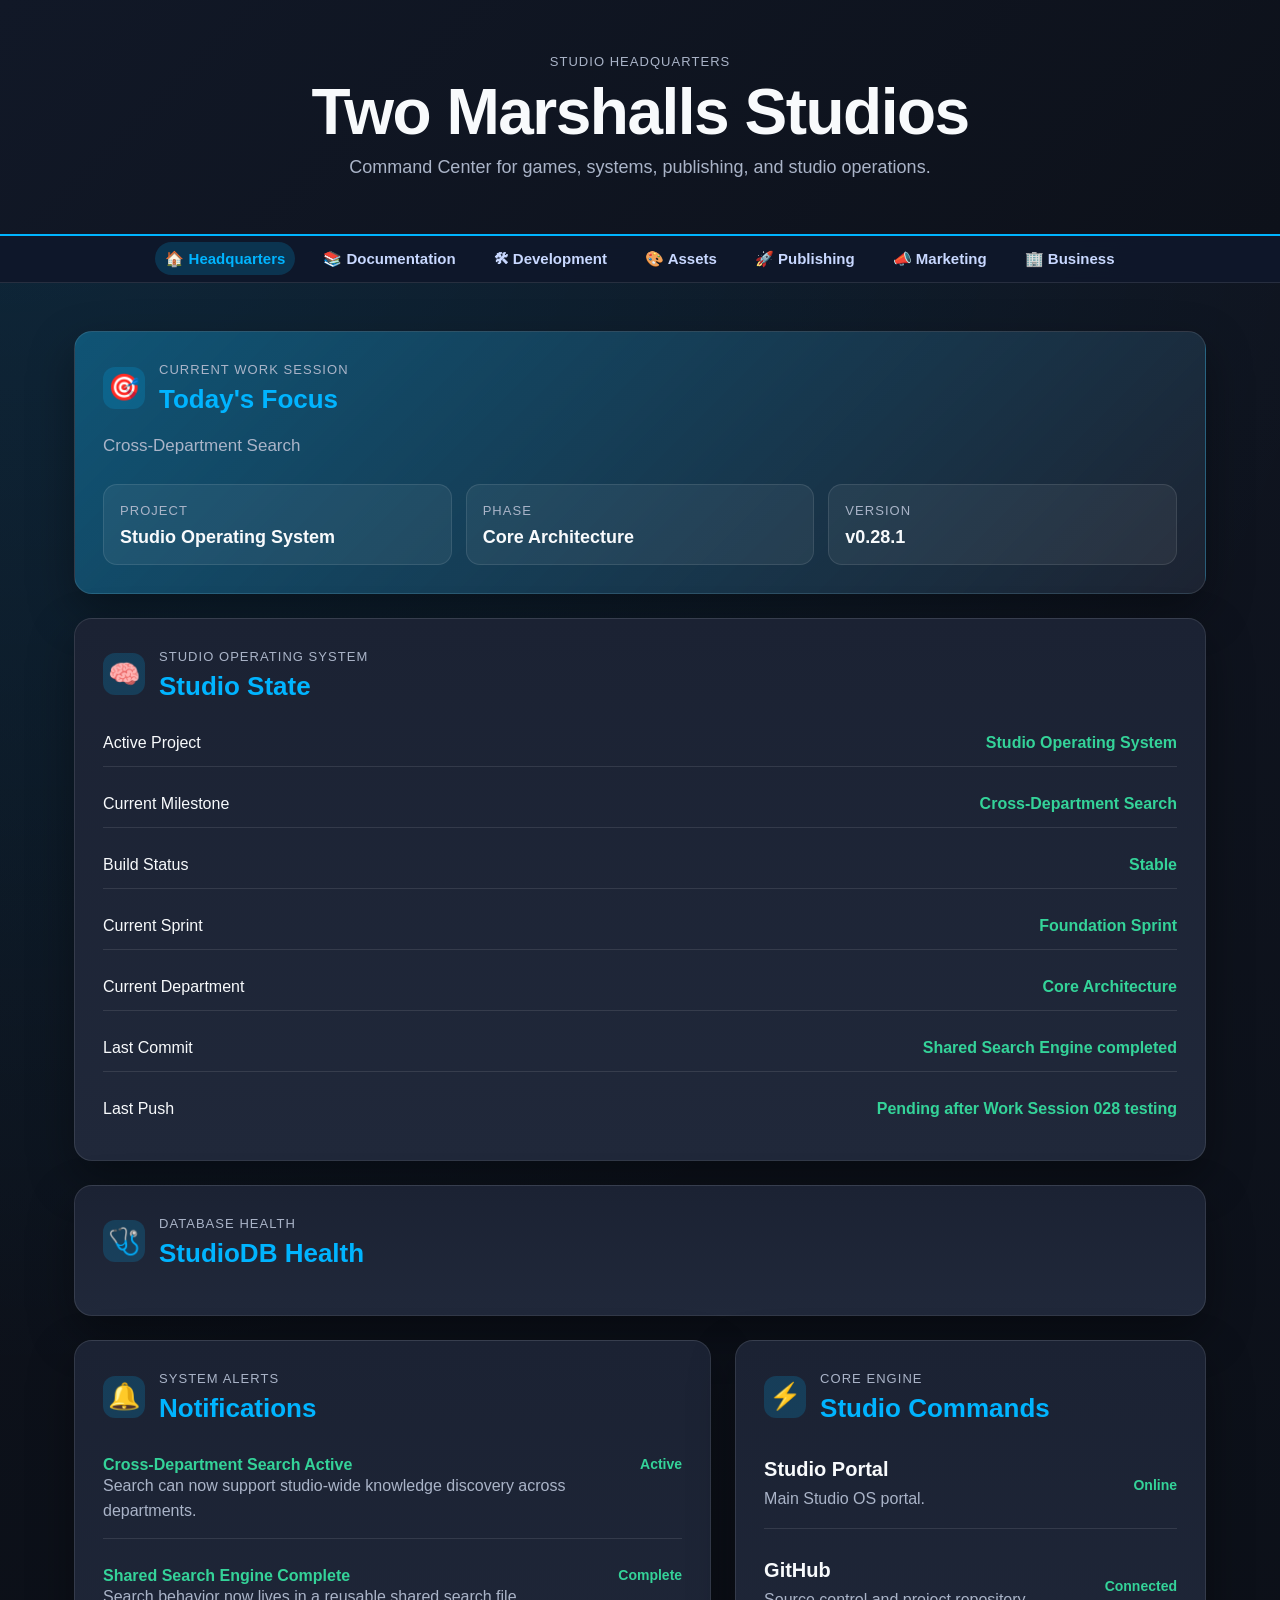
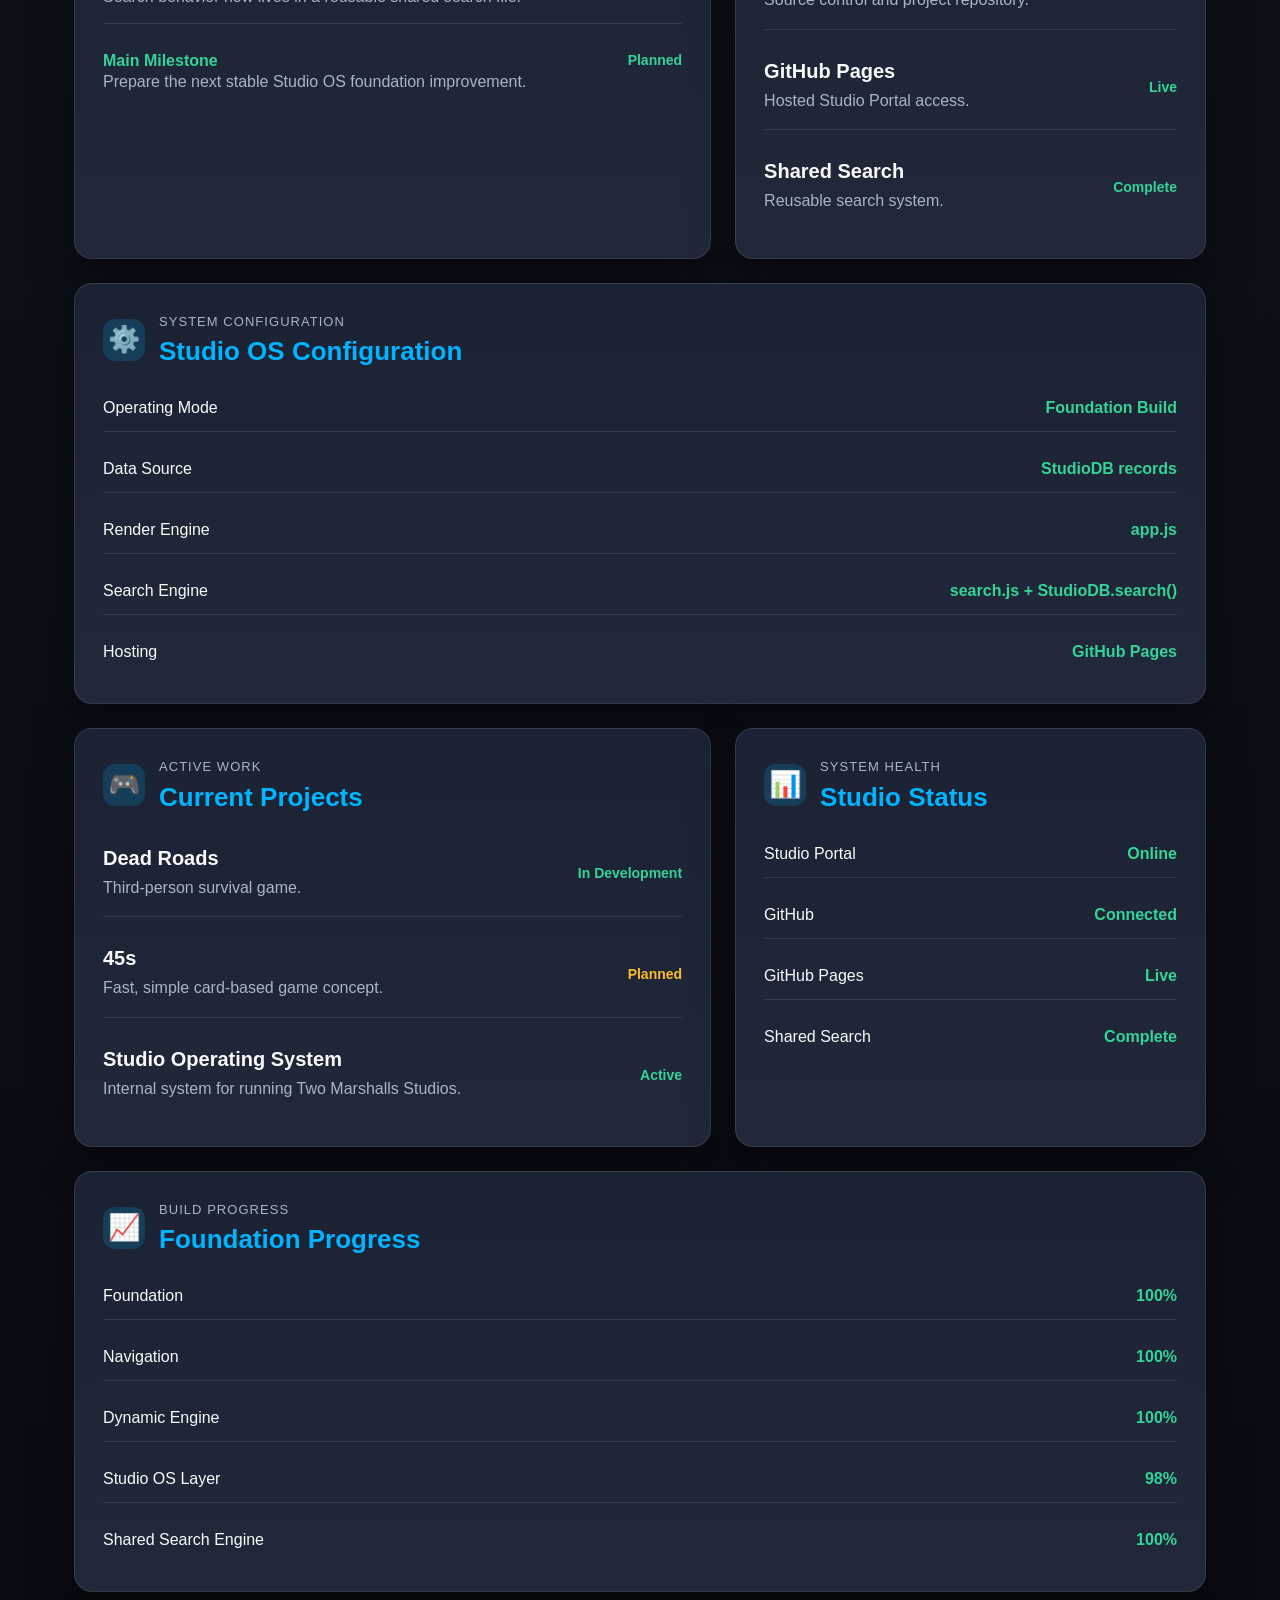
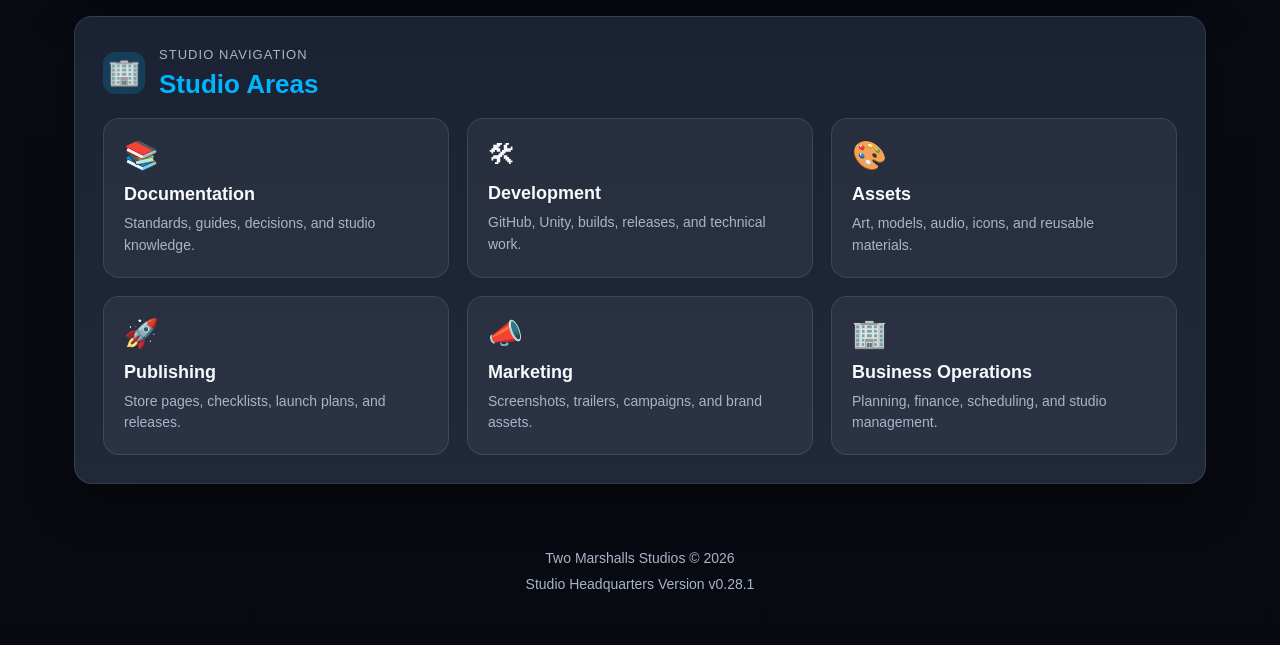
<file: index.html>
<!DOCTYPE html>
<html lang="en">
<head>
  <meta charset="UTF-8">
  <meta name="viewport" content="width=device-width, initial-scale=1.0">
  <title>Two Marshalls Studios | Two Marshalls Studios</title>
  <link rel="stylesheet" href="css/styles.css">
</head>
<body>
<header class="studio-header">
  <div class="header-content">
    <p class="eyebrow">Studio Headquarters</p>
    <h1>Two Marshalls Studios</h1>
    <p class="header-subtitle">Command Center for games, systems, publishing, and studio operations.</p>
  </div>
</header>

<nav class="global-nav">
  <ul>
    <li><a class="active" href="index.html">🏠 Headquarters</a></li>
    <li><a href="pages/documentation.html">📚 Documentation</a></li>
    <li><a href="pages/development.html">🛠 Development</a></li>
    <li><a href="pages/assets.html">🎨 Assets</a></li>
    <li><a href="pages/publishing.html">🚀 Publishing</a></li>
    <li><a href="pages/marketing.html">📣 Marketing</a></li>
    <li><a href="pages/business.html">🏢 Business</a></li>
  </ul>
</nav>

<main class="dashboard">
  <section class="focus-card dashboard-card full-width">
    <div class="card-header">
      <span class="card-icon">🎯</span>
      <div>
        <p class="section-label">Current Work Session</p>
        <h2>Today's Focus</h2>
      </div>
    </div>
    <p class="focus-text" id="focus-text">Loading current work session...</p>
    <div class="focus-details">
      <div><span class="detail-label">Project</span><strong id="focus-project">Loading...</strong></div>
      <div><span class="detail-label">Phase</span><strong id="focus-phase">Loading...</strong></div>
      <div><span class="detail-label">Version</span><strong id="focus-version">Loading...</strong></div>
    </div>
  </section>

  <section class="dashboard-card full-width">
    <div class="card-header">
      <span class="card-icon">🧠</span>
      <div>
        <p class="section-label">Studio Operating System</p>
        <h2>Studio State</h2>
      </div>
    </div>
    <div class="status-list" id="studio-state-list"></div>
  </section>

  <section class="dashboard-card full-width">
    <div class="card-header">
      <span class="card-icon">🩺</span>
      <div>
        <p class="section-label">Database Health</p>
        <h2>StudioDB Health</h2>
      </div>
    </div>
    <div class="status-list" id="studiodb-health-list"></div>
  </section>

  <section class="dashboard-card projects-card">
    <div class="card-header">
      <span class="card-icon">🔔</span>
      <div>
        <p class="section-label">System Alerts</p>
        <h2>Notifications</h2>
      </div>
    </div>
    <div class="project-list" id="notification-list"></div>
  </section>

  <section class="dashboard-card status-card">
    <div class="card-header">
      <span class="card-icon">⚡</span>
      <div>
        <p class="section-label">Core Engine</p>
        <h2>Studio Commands</h2>
      </div>
    </div>
    <div class="project-list" id="studio-command-list"></div>
  </section>

  <section class="dashboard-card full-width">
    <div class="card-header">
      <span class="card-icon">⚙️</span>
      <div>
        <p class="section-label">System Configuration</p>
        <h2>Studio OS Configuration</h2>
      </div>
    </div>
    <div class="status-list" id="system-config-list"></div>
  </section>

  <section class="dashboard-card projects-card">
    <div class="card-header">
      <span class="card-icon">🎮</span>
      <div>
        <p class="section-label">Active Work</p>
        <h2>Current Projects</h2>
      </div>
    </div>
    <div class="project-list" id="project-list"></div>
  </section>

  <section class="dashboard-card status-card">
    <div class="card-header">
      <span class="card-icon">📊</span>
      <div>
        <p class="section-label">System Health</p>
        <h2>Studio Status</h2>
      </div>
    </div>
    <div class="status-list" id="status-list"></div>
  </section>

  <section class="dashboard-card full-width">
    <div class="card-header">
      <span class="card-icon">📈</span>
      <div>
        <p class="section-label">Build Progress</p>
        <h2>Foundation Progress</h2>
      </div>
    </div>
    <div class="status-list" id="progress-list"></div>
  </section>

  <section class="dashboard-card full-width">
    <div class="card-header">
      <span class="card-icon">🏢</span>
      <div>
        <p class="section-label">Studio Navigation</p>
        <h2>Studio Areas</h2>
      </div>
    </div>
    <div class="area-grid" id="department-list"></div>
  </section>
</main>

<footer class="studio-footer">
  <p id="footer-copyright">Two Marshalls Studios © 2026</p>
  <p id="footer-version">Studio Headquarters Version Loading...</p>
</footer>

<script src="js/studio-data/core.js"></script>
<script src="js/studio-data/documentation.js"></script>
<script src="js/studio-data/departments.js"></script>
<script src="js/studio-data/database.js"></script>

<script src="js/studio-data/records/projects.js"></script>
<script src="js/studio-data/records/tasks.js"></script>
<script src="js/studio-data/records/assignments.js"></script>
<script src="js/studio-data/records/activity.js"></script>
<script src="js/studio-data/records/workSessions.js"></script>
<script src="js/studio-data/records/milestones.js"></script>
<script src="js/studio-data/records/designPrinciples.js"></script>
<script src="js/studio-data/records/lessonsLearned.js"></script>
<script src="js/studio-data/records/technicalDebt.js"></script>
<script src="js/studio-data/records/research.js"></script>
<script src="js/studio-data/records/knowledgePackages.js"></script>
<script src="js/studio-data/records/studioChronicle.js"></script>
<script src="js/studio-data/records/bugs.js"></script>
<script src="js/studio-data/records/recommendations.js"></script>
<script src="js/studio-data/records/releases.js"></script>
<script src="js/studio-data/records/risks.js"></script>
<script src="js/studio-data/records/meetingNotes.js"></script>
<script src="js/studio-data/records/aiConversations.js"></script>
<script src="js/studio-data/records/migrationPackages.js"></script>
<script src="js/studio-data/records/decisions.js"></script>
<script src="js/studio-data/records/standards.js"></script>
<script src="js/studio-data/records/procedures.js"></script>
<script src="js/studio-data/records/enhancements.js"></script>
<script src="js/studio-data/records/status.js"></script>
<script src="js/studio-data/records/notifications.js"></script>
<script src="js/studio-data/records/studioCommands.js"></script>
<script src="js/studio-data/records/systemConfig.js"></script>
<script src="js/studio-data/records/progress.js"></script>
<script src="js/studio-data/records/departments.js"></script>
<script src="js/studio-data/records/assetCategories.js"></script>
<script src="js/studio-data/records/assetGroups.js"></script>
<script src="js/studio-data/records/publishingChannels.js"></script>
<script src="js/studio-data/records/publishingPipeline.js"></script>
<script src="js/studio-data/records/marketingChannels.js"></script>
<script src="js/studio-data/records/marketingPipeline.js"></script>

<script src="js/studio-data/loader.js"></script>
<script src="js/studio-data/knowledge.js"></script>
<script src="js/studio-data/migration.js"></script>

<script src="js/session/session-context.js"></script>
<script src="js/session/session-manager.js"></script>
<script src="js/session/prepare-session.js"></script>
<script src="js/session/close-session.js"></script>
<script src="js/session/document-update-engine.js"></script>
<script src="js/session/document-writer-framework.js"></script>
<script src="js/session/document-writer-registry.js"></script>
<script src="js/session/work-session-history-writer.js"></script>
<script src="js/session/current-state-writer.js"></script>
<script src="js/session/documentation-state-writer.js"></script>
<script src="js/session/decision-log-writer.js"></script>
<script src="js/session/milestone-history-writer.js"></script>
<script src="js/session/workspace-snapshot-history-writer.js"></script>
<script src="js/session/permanent-transaction-manager.js"></script>
<script src="js/session/permanent-transaction-execution-plan-generator.js"></script>
<script src="js/session/permanent-transaction-dependency-analyzer.js"></script>
<script src="js/session/permanent-transaction-readiness-analyzer.js"></script>
<script src="js/session/permanent-transaction-manifest-generator.js"></script>
<script src="js/session/permanent-transaction-integrity-analyzer.js"></script>
<script src="js/session/permanent-transaction-checksum-generator.js"></script>
<script src="js/session/permanent-transaction-digital-signature-generator.js"></script>
<script src="js/session/permanent-transaction-manifest-builder.js"></script>
<script src="js/session/permanent-transaction-execution-engine.js"></script>
<script src="js/session/permanent-transaction-authorization-gate.js"></script>
<script src="js/session/rollback-package-generator.js"></script>
<script src="js/session/original-document-capture-engine.js"></script>
<script src="js/session/controlled-execution-engine.js"></script>
<script src="js/session/permanent-file-writer.js"></script>
<script src="js/session/execution-verification-engine.js"></script>
<script src="js/session/execution-authorization-engine.js"></script>
<script src="js/session/human-controlled-execution-authorization-engine.js"></script>
<script src="js/session/permanent-write-execution-engine-v2.js"></script>
<script src="js/session/rollback-execution-engine.js"></script>
<script src="js/session/permanent-output-orchestrator.js"></script>
<script src="js/session/permanent-output-execution-layer.js"></script>
<script src="js/session/pipeline-review-package-generator.js"></script>
<script src="js/session/final-human-approval-gateway.js"></script>
<script src="js/session/final-human-decision-package.js"></script>
<script src="js/session/permanent-documentation-execution-coordinator.js"></script>
<script src="js/session/permanent-documentation-operations-controller.js"></script>
<script src="js/session/permanent-documentation-system-coordinator.js"></script>
<script src="js/session/permanent-documentation-lifecycle-controller.js"></script>
<script src="js/session/permanent-documentation-state-manager.js"></script>
<script src="js/session/permanent-documentation-workflow-manager.js"></script>
<script src="js/session/permanent-documentation-state-transition-controller.js"></script>
<script src="js/session/permanent-documentation-transition-authorization-controller.js"></script>
<script src="js/session/permanent-documentation-transition-approval-controller.js"></script>
<script src="js/session/permanent-documentation-transition-approval-execution-controller.js"></script>
<script src="js/session/permanent-documentation-transition-execution-controller.js"></script>
<script src="js/session/permanent-documentation-state-change-execution-controller.js"></script>
<script src="js/session/permanent-documentation-state-change-authorization-controller.js"></script>
<script src="js/session/permanent-documentation-state-change-approval-recorder.js"></script>
<script src="js/session/permanent-documentation-state-change-approval-validation-controller.js"></script>
<script src="js/session/permanent-documentation-human-review-controller.js"></script>
<script src="js/session/permanent-documentation-execution-authorization-controller.js"></script>
<script src="js/session/permanent-documentation-execution-controller.js"></script>
<script src="js/session/permanent-documentation-write-engine.js"></script>
<script src="js/session/permanent-documentation-writer-coordinator.js"></script>
<script src="js/workspace/workspace-discovery-engine.js"></script>
<script src="js/workspace/repository-discovery-engine.js"></script>
<script src="js/workspace/workspace-inventory-engine.js"></script>
<script src="js/workspace/workspace-intake-engine.js"></script>
<script src="js/workspace/workspace-snapshot-engine.js"></script>
<script src="js/workspace/workspace-snapshot-history-manager.js"></script>
<script src="js/workspace/workspace-snapshot-pointer-manager.js"></script>
<script src="js/workspace/workspace-snapshot-coordinator.js"></script>
<script src="js/workspace/workspace-change-detection-engine.js"></script>
<script src="js/search.js"></script>
<script src="js/app.js"></script>
<script src="js/validation/validation-harness.js"></script>
<script src="js/validation/pipeline-runner.js"></script>
</body>
</html>
</file>
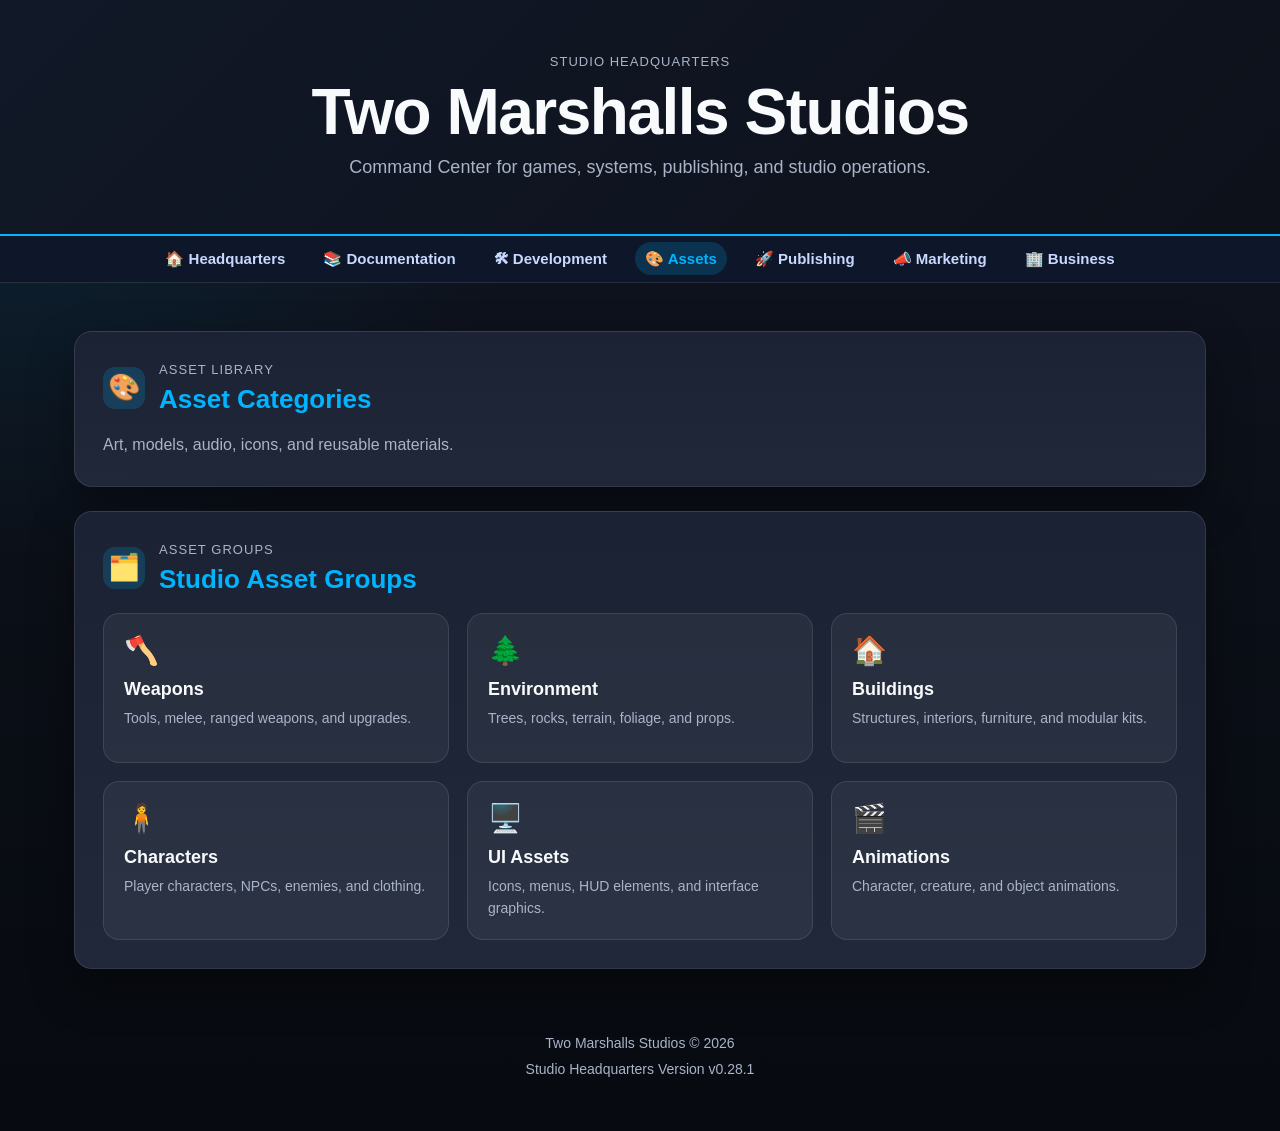
<file: pages/assets.html>
<!DOCTYPE html>
<html lang="en">
<head>
  <meta charset="UTF-8">
  <meta name="viewport" content="width=device-width, initial-scale=1.0">
  <title>Assets | Two Marshalls Studios</title>
  <link rel="stylesheet" href="../css/styles.css">
</head>
<body>
<header id="studio-header" data-page-title="Assets" data-page-subtitle="Art, models, audio, icons, and reusable materials."></header>

<nav id="studio-nav"></nav>

<main class="dashboard">
  <section class="dashboard-card full-width">
    <div class="card-header">
      <span class="card-icon">🎨</span>
      <div>
        <p class="section-label">Asset Library</p>
        <h2>Asset Categories</h2>
      </div>
    </div>
    <p>Art, models, audio, icons, and reusable materials.</p>
  </section>

  <section class="dashboard-card full-width">
    <div class="card-header">
      <span class="card-icon">🗂️</span>
      <div>
        <p class="section-label">Asset Groups</p>
        <h2>Studio Asset Groups</h2>
      </div>
    </div>
    <div class="area-grid" id="asset-group-list"></div>
  </section>
</main>

<footer id="studio-footer"></footer>

<script src="../js/studio-data/core.js"></script>
<script src="../js/studio-data/documentation.js"></script>
<script src="../js/studio-data/departments.js"></script>
<script src="../js/studio-data/database.js"></script>
<script src="../js/studio-data/records/projects.js"></script>
<script src="../js/studio-data/records/workSessions.js"></script>
<script src="../js/studio-data/records/milestones.js"></script>
<script src="../js/studio-data/records/designPrinciples.js"></script>
<script src="../js/studio-data/records/lessonsLearned.js"></script>
<script src="../js/studio-data/records/technicalDebt.js"></script>
<script src="../js/studio-data/records/research.js"></script>
<script src="../js/studio-data/records/knowledgePackages.js"></script>
<script src="../js/studio-data/records/studioChronicle.js"></script>
<script src="../js/studio-data/records/bugs.js"></script>
<script src="../js/studio-data/records/recommendations.js"></script>
<script src="../js/studio-data/records/releases.js"></script>
<script src="../js/studio-data/records/risks.js"></script>
<script src="../js/studio-data/records/meetingNotes.js"></script>
<script src="../js/studio-data/records/aiConversations.js"></script>
<script src="../js/studio-data/records/migrationPackages.js"></script>
<script src="../js/studio-data/records/decisions.js"></script>
<script src="../js/studio-data/records/standards.js"></script>
<script src="../js/studio-data/records/procedures.js"></script>
<script src="../js/studio-data/records/enhancements.js"></script>
<script src="../js/studio-data/records/status.js"></script>
<script src="../js/studio-data/records/notifications.js"></script>
<script src="../js/studio-data/records/studioCommands.js"></script>
<script src="../js/studio-data/records/systemConfig.js"></script>
<script src="../js/studio-data/records/progress.js"></script>
<script src="../js/studio-data/records/departments.js"></script>
<script src="../js/studio-data/records/assetCategories.js"></script>
<script src="../js/studio-data/records/assetGroups.js"></script>
<script src="../js/studio-data/records/publishingChannels.js"></script>
<script src="../js/studio-data/records/publishingPipeline.js"></script>
<script src="../js/studio-data/records/marketingChannels.js"></script>
<script src="../js/studio-data/records/marketingPipeline.js"></script>
<script src="../js/studio-data/loader.js"></script>
<script src="../js/studio-data/knowledge.js"></script>
<script src="../js/studio-data/migration.js"></script>
<script src="../js/session/session-context.js"></script>
<script src="../js/session/session-manager.js"></script>
<script src="../js/session/prepare-session.js"></script>
<script src="../js/session/close-session.js"></script>
<script src="../js/session/document-update-engine.js"></script>
<script src="../js/session/document-writer-framework.js"></script>
<script src="../js/session/document-writer-registry.js"></script>
<script src="../js/session/work-session-history-writer.js"></script>
<script src="../js/session/current-state-writer.js"></script>
<script src="../js/session/documentation-state-writer.js"></script>
<script src="../js/session/decision-log-writer.js"></script>
    <script src="../js/session/milestone-history-writer.js"></script>
    <script src="../js/session/permanent-transaction-manager.js"></script>
<script src="../js/layout.js"></script>
<script src="../js/search.js"></script>
<script src="../js/assets.js"></script>
<script src="../js/app.js"></script>
</body>
</html>
</file>
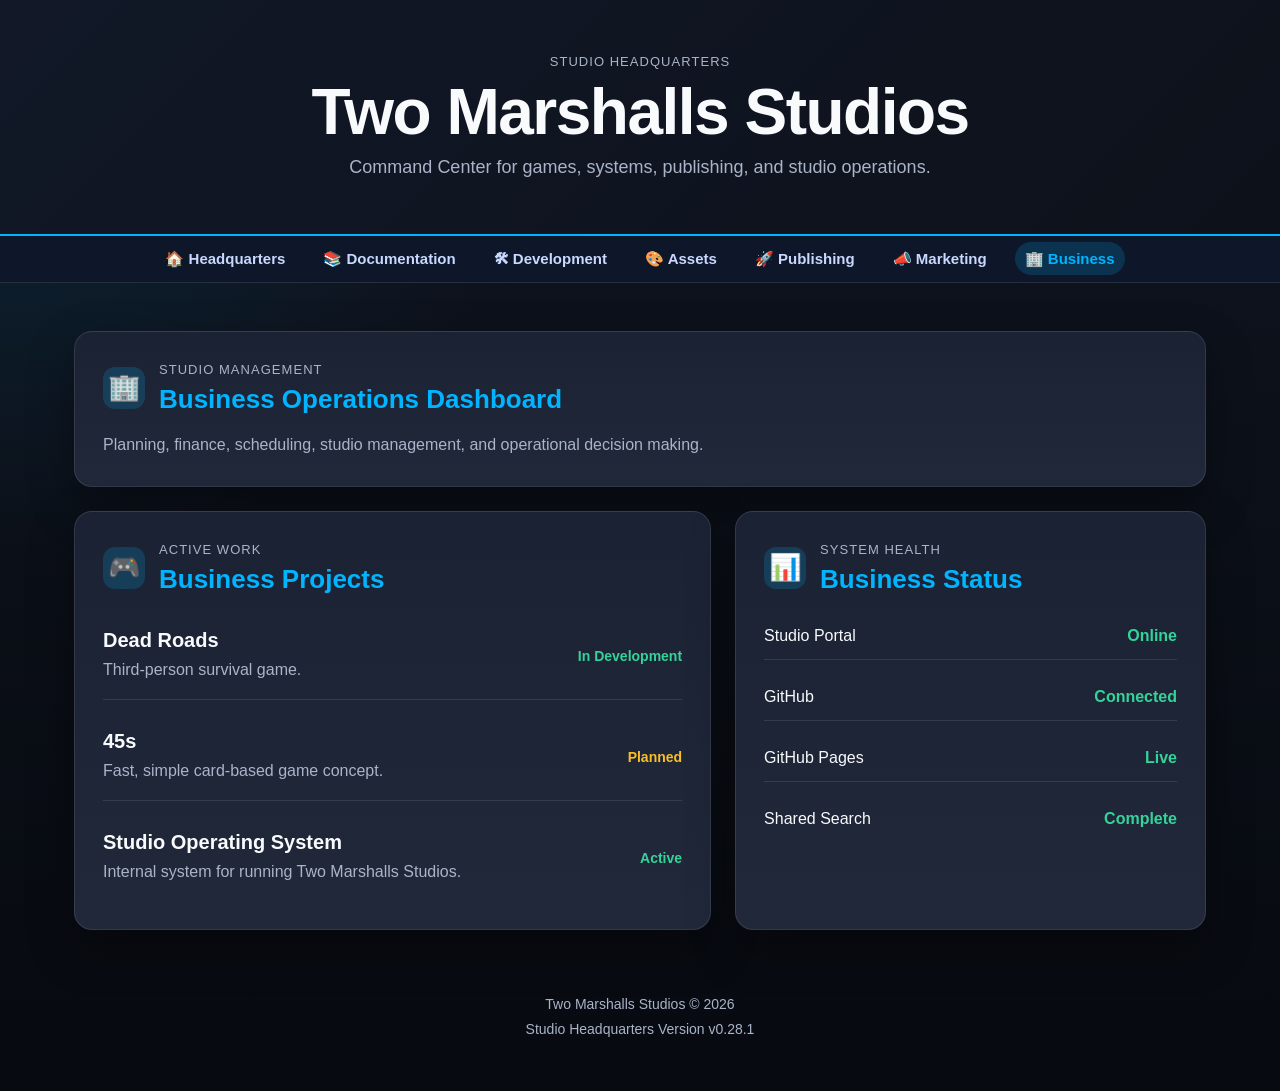
<file: pages/business.html>
<!DOCTYPE html>
<html lang="en">
<head>
  <meta charset="UTF-8">
  <meta name="viewport" content="width=device-width, initial-scale=1.0">
  <title>Business Operations | Two Marshalls Studios</title>
  <link rel="stylesheet" href="../css/styles.css">
</head>
<body>
<header id="studio-header" data-page-title="Business Operations" data-page-subtitle="Planning, finance, scheduling, studio management, and operational decision making."></header>

<nav id="studio-nav"></nav>

<main class="dashboard">
  <section class="dashboard-card full-width">
    <div class="card-header">
      <span class="card-icon">🏢</span>
      <div>
        <p class="section-label">Studio Management</p>
        <h2>Business Operations Dashboard</h2>
      </div>
    </div>
    <p>Planning, finance, scheduling, studio management, and operational decision making.</p>
  </section>

  <section class="dashboard-card projects-card">
    <div class="card-header">
      <span class="card-icon">🎮</span>
      <div>
        <p class="section-label">Active Work</p>
        <h2>Business Projects</h2>
      </div>
    </div>
    <div class="project-list" id="business-project-list"></div>
  </section>

  <section class="dashboard-card status-card">
    <div class="card-header">
      <span class="card-icon">📊</span>
      <div>
        <p class="section-label">System Health</p>
        <h2>Business Status</h2>
      </div>
    </div>
    <div class="status-list" id="business-status-list"></div>
  </section>
</main>

<footer id="studio-footer"></footer>

<script src="../js/studio-data/core.js"></script>
<script src="../js/studio-data/documentation.js"></script>
<script src="../js/studio-data/departments.js"></script>
<script src="../js/studio-data/database.js"></script>
<script src="../js/studio-data/records/projects.js"></script>
<script src="../js/studio-data/records/workSessions.js"></script>
<script src="../js/studio-data/records/milestones.js"></script>
<script src="../js/studio-data/records/designPrinciples.js"></script>
<script src="../js/studio-data/records/lessonsLearned.js"></script>
<script src="../js/studio-data/records/technicalDebt.js"></script>
<script src="../js/studio-data/records/research.js"></script>
<script src="../js/studio-data/records/knowledgePackages.js"></script>
<script src="../js/studio-data/records/studioChronicle.js"></script>
<script src="../js/studio-data/records/bugs.js"></script>
<script src="../js/studio-data/records/recommendations.js"></script>
<script src="../js/studio-data/records/releases.js"></script>
<script src="../js/studio-data/records/risks.js"></script>
<script src="../js/studio-data/records/meetingNotes.js"></script>
<script src="../js/studio-data/records/aiConversations.js"></script>
<script src="../js/studio-data/records/migrationPackages.js"></script>
<script src="../js/studio-data/records/decisions.js"></script>
<script src="../js/studio-data/records/standards.js"></script>
<script src="../js/studio-data/records/procedures.js"></script>
<script src="../js/studio-data/records/enhancements.js"></script>
<script src="../js/studio-data/records/status.js"></script>
<script src="../js/studio-data/records/notifications.js"></script>
<script src="../js/studio-data/records/studioCommands.js"></script>
<script src="../js/studio-data/records/systemConfig.js"></script>
<script src="../js/studio-data/records/progress.js"></script>
<script src="../js/studio-data/records/departments.js"></script>
<script src="../js/studio-data/records/assetCategories.js"></script>
<script src="../js/studio-data/records/assetGroups.js"></script>
<script src="../js/studio-data/records/publishingChannels.js"></script>
<script src="../js/studio-data/records/publishingPipeline.js"></script>
<script src="../js/studio-data/records/marketingChannels.js"></script>
<script src="../js/studio-data/records/marketingPipeline.js"></script>
<script src="../js/studio-data/loader.js"></script>
<script src="../js/studio-data/knowledge.js"></script>
<script src="../js/studio-data/migration.js"></script>
<script src="../js/session/session-context.js"></script>
<script src="../js/session/session-manager.js"></script>
<script src="../js/session/prepare-session.js"></script>
<script src="../js/session/close-session.js"></script>
<script src="../js/session/document-update-engine.js"></script>
<script src="../js/session/document-writer-framework.js"></script>
<script src="../js/session/document-writer-registry.js"></script>
<script src="../js/session/work-session-history-writer.js"></script>
<script src="../js/session/current-state-writer.js"></script>
<script src="../js/session/documentation-state-writer.js"></script>
<script src="../js/session/decision-log-writer.js"></script>
    <script src="../js/session/milestone-history-writer.js"></script>
    <script src="../js/session/permanent-transaction-manager.js"></script>
<script src="../js/layout.js"></script>
<script src="../js/search.js"></script>
<script src="../js/business.js"></script>
<script src="../js/app.js"></script>
</body>
</html>
</file>
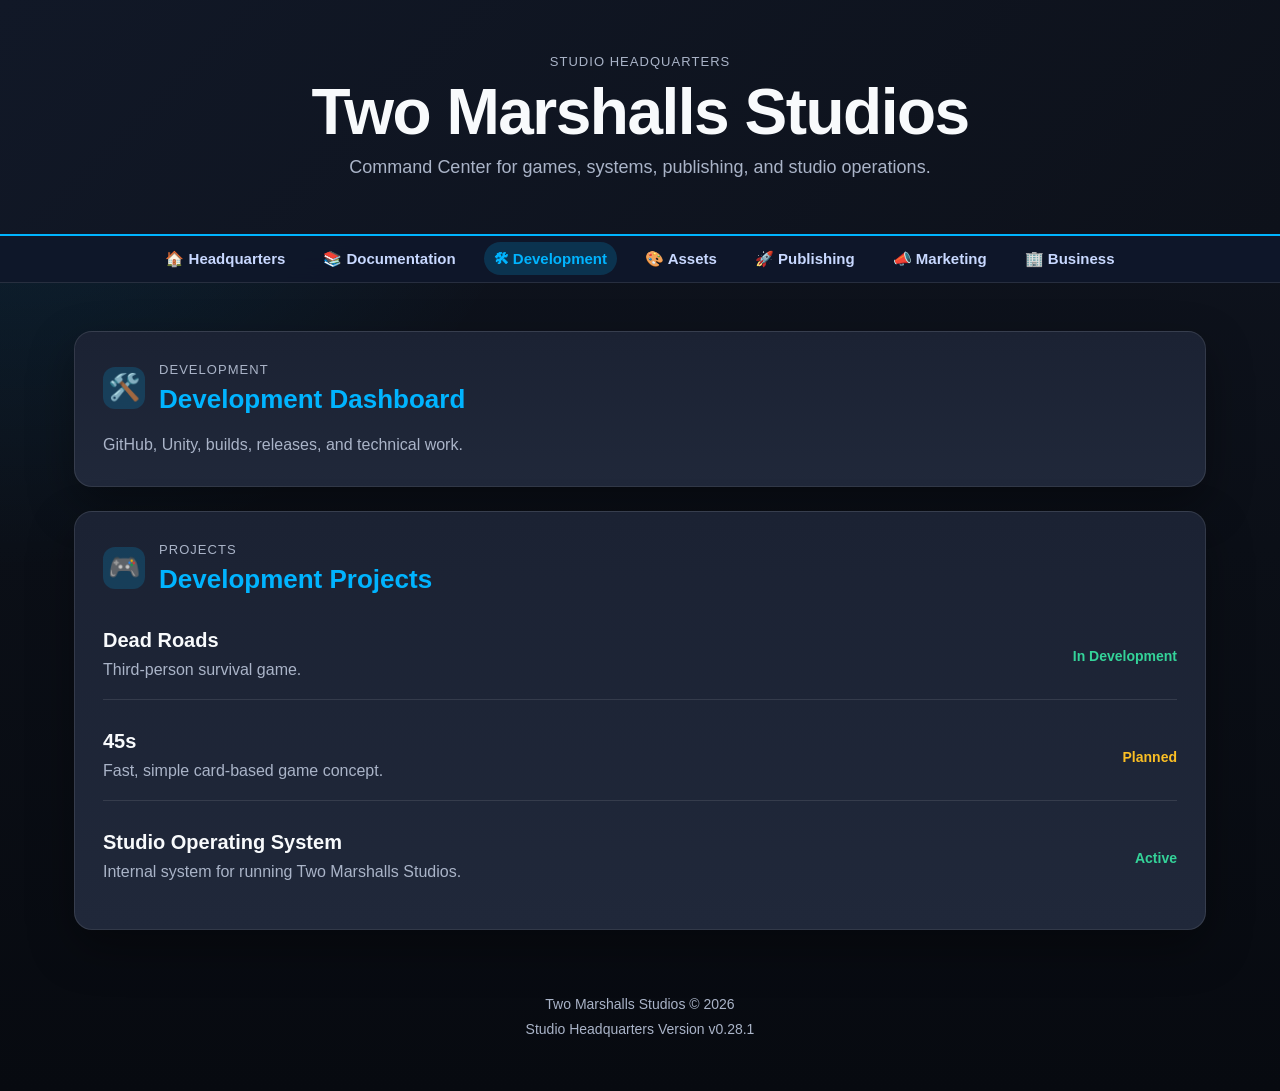
<file: pages/development.html>
<!DOCTYPE html>
<html lang="en">
<head>
  <meta charset="UTF-8">
  <meta name="viewport" content="width=device-width, initial-scale=1.0">
  <title>Development | Two Marshalls Studios</title>
  <link rel="stylesheet" href="../css/styles.css">
</head>
<body>
<header id="studio-header" data-page-title="Development" data-page-subtitle="GitHub, Unity, builds, releases, and technical work."></header>

<nav id="studio-nav"></nav>

<main class="dashboard">
  <section class="dashboard-card full-width">
    <div class="card-header">
      <span class="card-icon">🛠️</span>
      <div>
        <p class="section-label">Development</p>
        <h2>Development Dashboard</h2>
      </div>
    </div>
    <p>GitHub, Unity, builds, releases, and technical work.</p>
  </section>

  <section class="dashboard-card full-width">
    <div class="card-header">
      <span class="card-icon">🎮</span>
      <div>
        <p class="section-label">Projects</p>
        <h2>Development Projects</h2>
      </div>
    </div>
    <div class="project-list" id="development-project-list"></div>
  </section>
</main>

<footer id="studio-footer"></footer>

<script src="../js/studio-data/core.js"></script>
<script src="../js/studio-data/documentation.js"></script>
<script src="../js/studio-data/departments.js"></script>
<script src="../js/studio-data/database.js"></script>
<script src="../js/studio-data/records/projects.js"></script>
<script src="../js/studio-data/records/workSessions.js"></script>
<script src="../js/studio-data/records/milestones.js"></script>
<script src="../js/studio-data/records/designPrinciples.js"></script>
<script src="../js/studio-data/records/lessonsLearned.js"></script>
<script src="../js/studio-data/records/technicalDebt.js"></script>
<script src="../js/studio-data/records/research.js"></script>
<script src="../js/studio-data/records/knowledgePackages.js"></script>
<script src="../js/studio-data/records/studioChronicle.js"></script>
<script src="../js/studio-data/records/bugs.js"></script>
<script src="../js/studio-data/records/recommendations.js"></script>
<script src="../js/studio-data/records/releases.js"></script>
<script src="../js/studio-data/records/risks.js"></script>
<script src="../js/studio-data/records/meetingNotes.js"></script>
<script src="../js/studio-data/records/aiConversations.js"></script>
<script src="../js/studio-data/records/migrationPackages.js"></script>
<script src="../js/studio-data/records/decisions.js"></script>
<script src="../js/studio-data/records/standards.js"></script>
<script src="../js/studio-data/records/procedures.js"></script>
<script src="../js/studio-data/records/enhancements.js"></script>
<script src="../js/studio-data/records/status.js"></script>
<script src="../js/studio-data/records/notifications.js"></script>
<script src="../js/studio-data/records/studioCommands.js"></script>
<script src="../js/studio-data/records/systemConfig.js"></script>
<script src="../js/studio-data/records/progress.js"></script>
<script src="../js/studio-data/records/departments.js"></script>
<script src="../js/studio-data/records/assetCategories.js"></script>
<script src="../js/studio-data/records/assetGroups.js"></script>
<script src="../js/studio-data/records/publishingChannels.js"></script>
<script src="../js/studio-data/records/publishingPipeline.js"></script>
<script src="../js/studio-data/records/marketingChannels.js"></script>
<script src="../js/studio-data/records/marketingPipeline.js"></script>
<script src="../js/studio-data/loader.js"></script>
<script src="../js/studio-data/knowledge.js"></script>
<script src="../js/studio-data/migration.js"></script>
<script src="../js/session/session-context.js"></script>
<script src="../js/session/session-manager.js"></script>
<script src="../js/session/prepare-session.js"></script>
<script src="../js/session/close-session.js"></script>
<script src="../js/session/document-update-engine.js"></script>
<script src="../js/session/document-writer-framework.js"></script>
<script src="../js/session/document-writer-registry.js"></script>
<script src="../js/session/work-session-history-writer.js"></script>
<script src="../js/session/current-state-writer.js"></script>
<script src="../js/session/documentation-state-writer.js"></script>
<script src="../js/session/decision-log-writer.js"></script>
    <script src="../js/session/milestone-history-writer.js"></script>
    <script src="../js/session/permanent-transaction-manager.js"></script>
<script src="../js/layout.js"></script>
<script src="../js/search.js"></script>
<script src="../js/development.js"></script>
<script src="../js/app.js"></script>
</body>
</html>
</file>
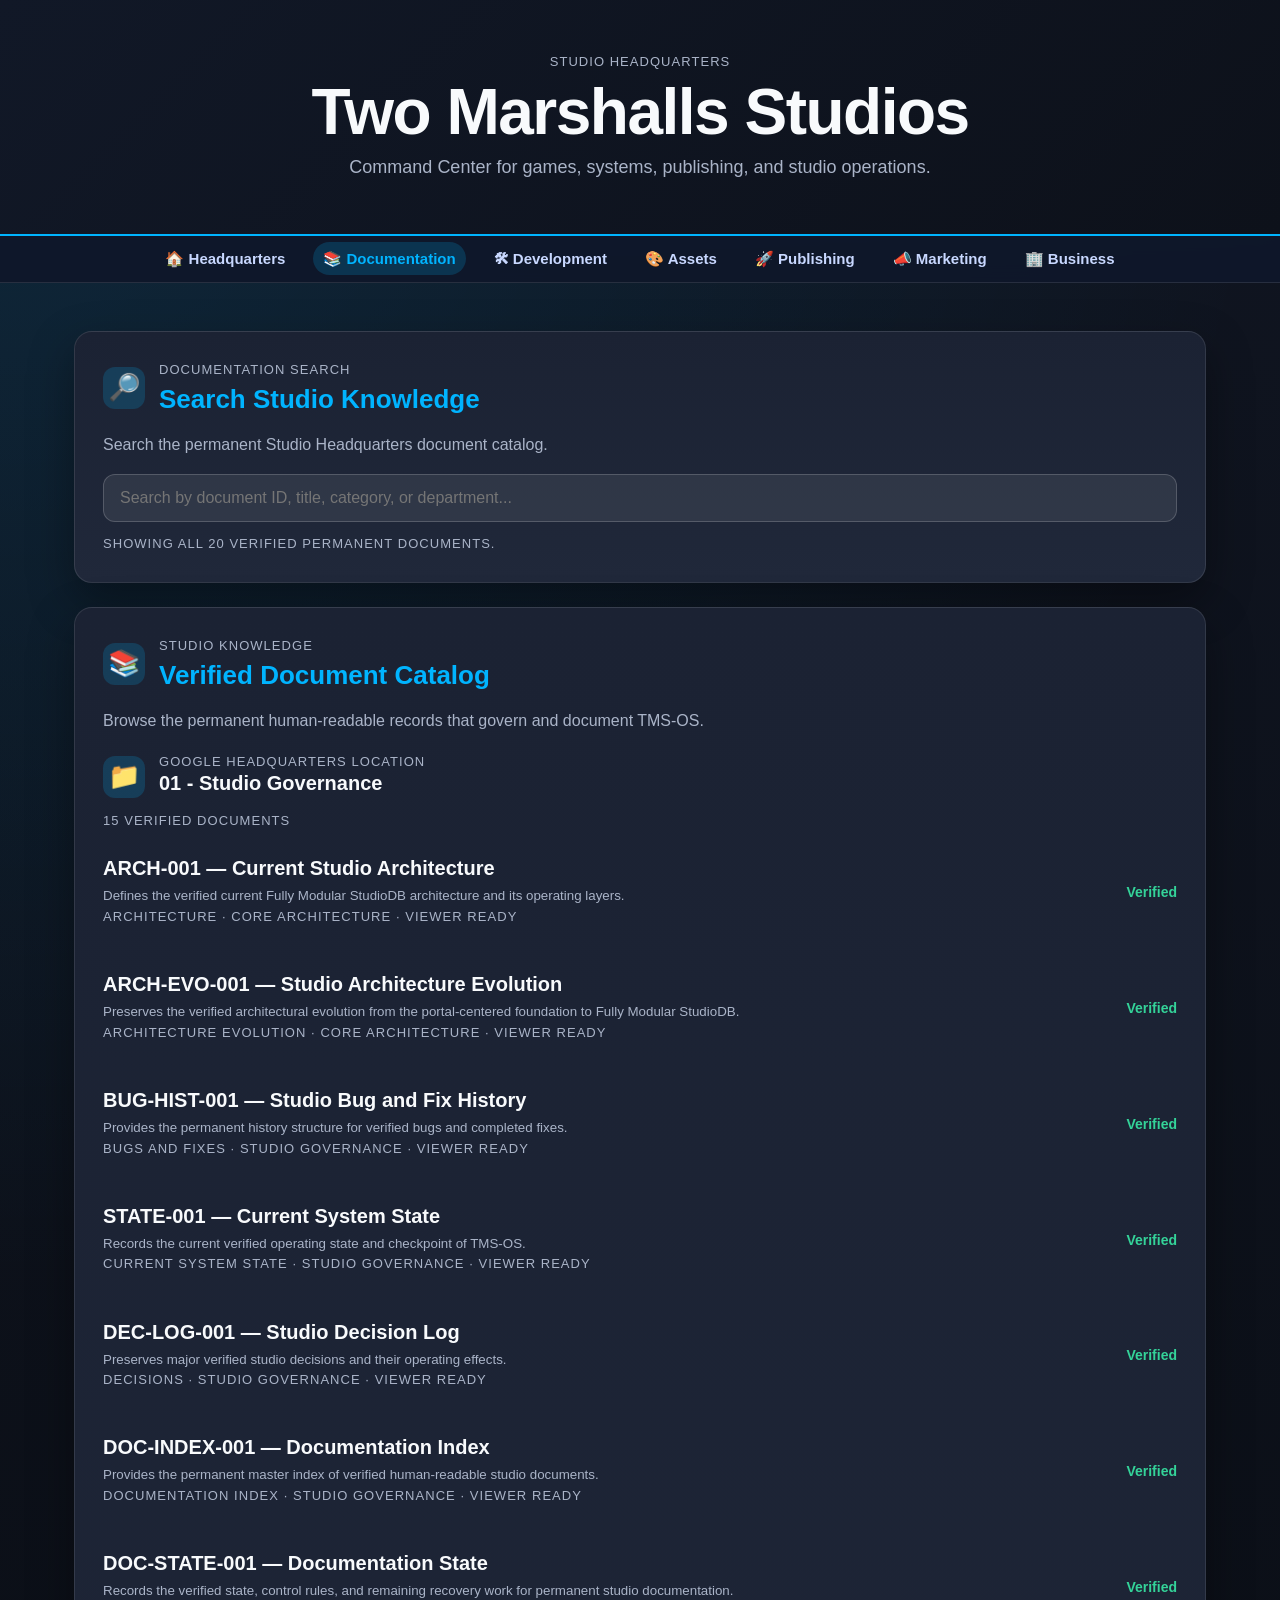
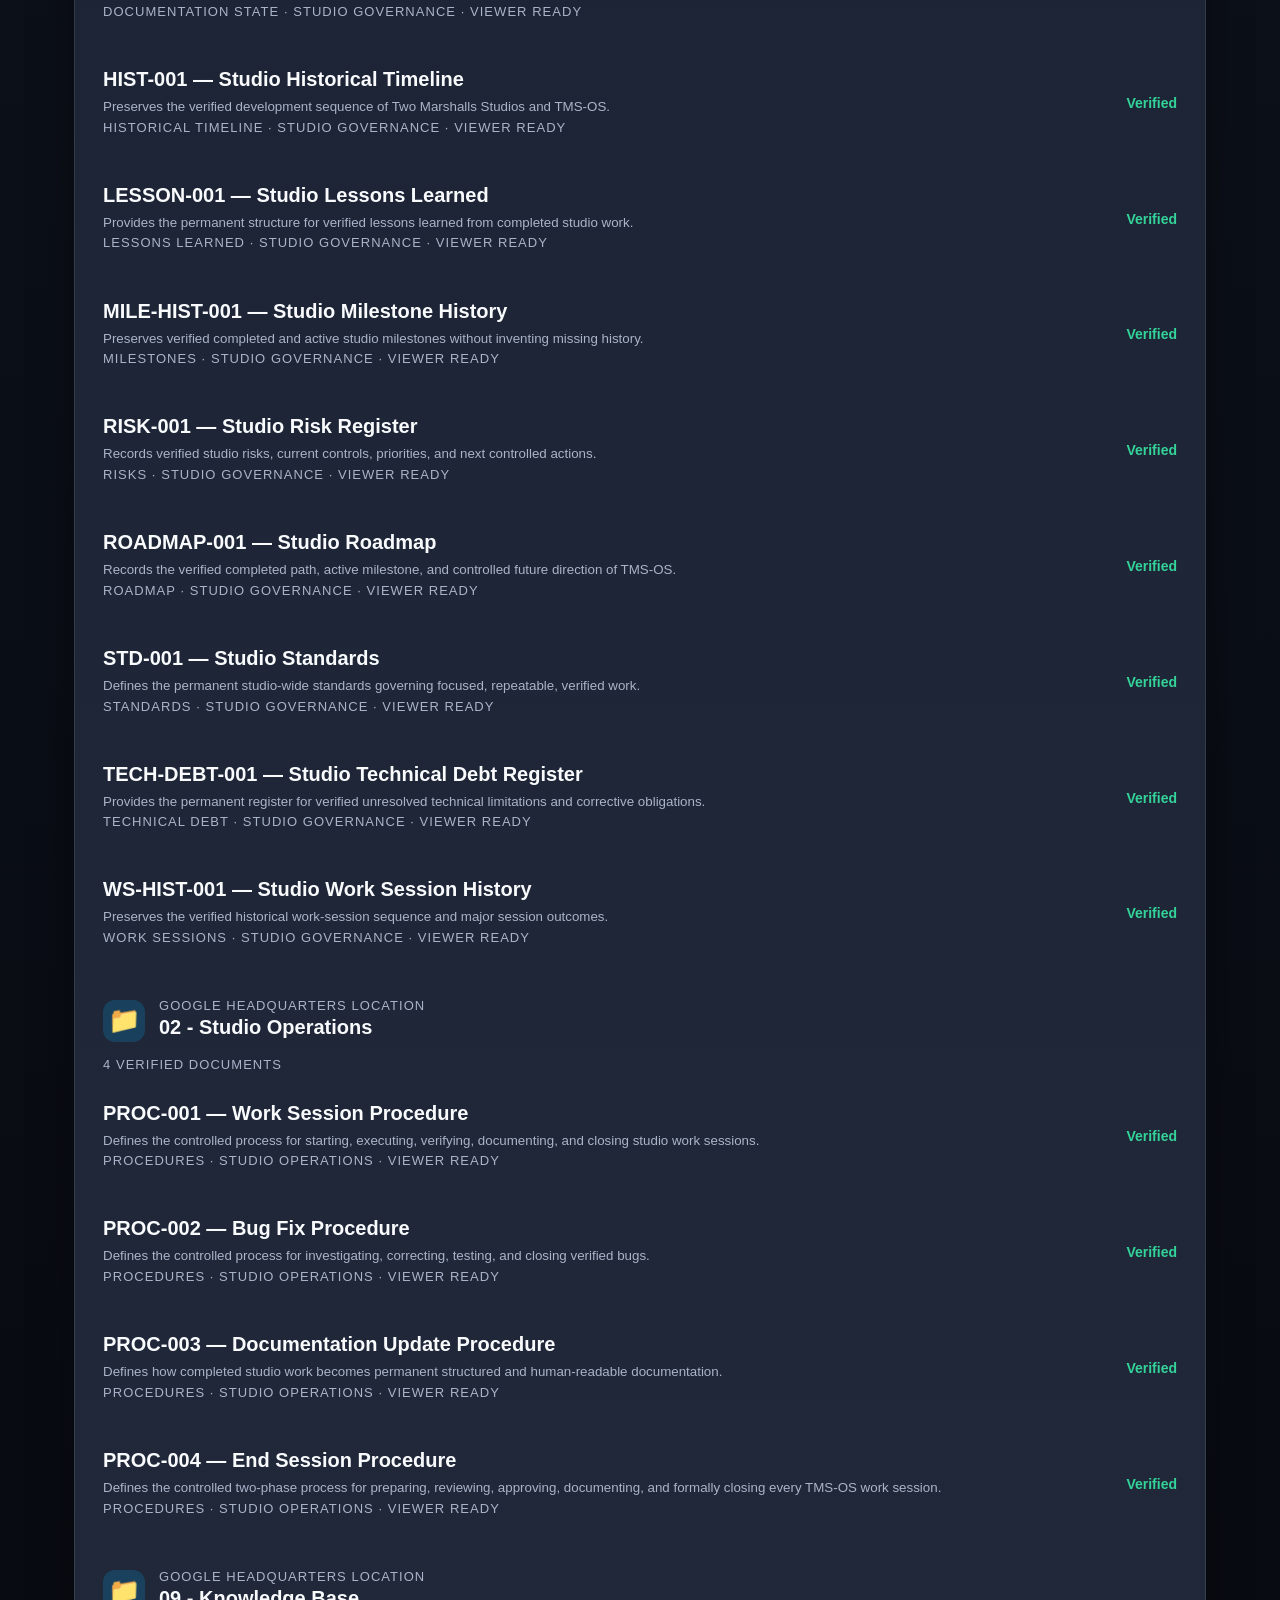
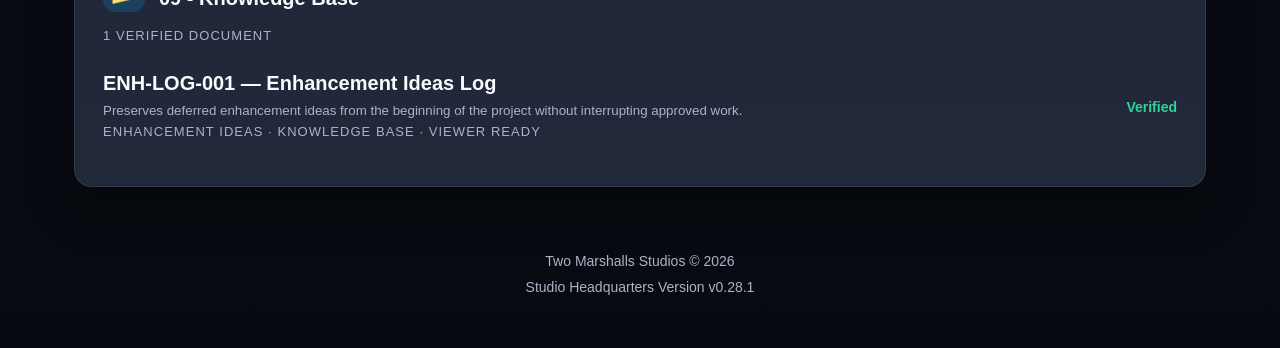
<file: pages/documentation.html>
<!DOCTYPE html>
<html lang="en">
<head>
  <meta charset="UTF-8">
  <meta name="viewport" content="width=device-width, initial-scale=1.0">
  <title>Documentation | Two Marshalls Studios</title>
  <link rel="stylesheet" href="../css/styles.css">
</head>
<body>
<header id="studio-header" data-page-title="Documentation" data-page-subtitle="Build logs, decisions, standards, guides, and studio knowledge."></header>
<nav id="studio-nav"></nav>
<main class="dashboard">
  <section class="dashboard-card full-width">
    <div class="card-header"><span class="card-icon">🔎</span><div><p class="section-label">Documentation Search</p><h2>Search Studio Knowledge</h2></div></div>
    <p>Search the permanent Studio Headquarters document catalog.</p>
    <input id="documentation-search" type="search" placeholder="Search by document ID, title, category, or department..." aria-label="Search documentation" style="width:100%;padding:14px 16px;margin-top:16px;border-radius:12px;border:1px solid rgba(255,255,255,0.18);background:rgba(255,255,255,0.08);color:inherit;font-size:1rem;">
    <p id="documentation-search-status" class="section-label" style="margin-top:12px;">Loading permanent documentation records...</p>
  </section>
  <section class="dashboard-card full-width">
    <div class="card-header"><span class="card-icon">📚</span><div><p class="section-label">Studio Knowledge</p><h2>Verified Document Catalog</h2></div></div>
    <p>Browse the permanent human-readable records that govern and document TMS-OS.</p>
    <div class="project-list" id="documentation-catalog-list"></div>
  </section>
  <section class="dashboard-card full-width" id="documentation-selection-panel" hidden>
    <div class="card-header"><span class="card-icon">📄</span><div><p class="section-label">Embedded Document Viewer</p><h2 id="documentation-selection-title">Document Viewer</h2></div></div>
    <div id="documentation-selection-content"></div>
  </section>
</main>
<footer id="studio-footer"></footer>
<script src="../js/studio-data/core.js"></script>
<script src="../js/studio-data/documentation.js"></script>
<script src="../js/studio-data/departments.js"></script>
<script src="../js/studio-data/database.js"></script>
<script src="../js/studio-data/records/projects.js"></script>
<script src="../js/studio-data/records/workSessions.js"></script>
<script src="../js/studio-data/records/milestones.js"></script>
<script src="../js/studio-data/records/designPrinciples.js"></script>
<script src="../js/studio-data/records/lessonsLearned.js"></script>
<script src="../js/studio-data/records/technicalDebt.js"></script>
<script src="../js/studio-data/records/research.js"></script>
<script src="../js/studio-data/records/knowledgePackages.js"></script>
<script src="../js/studio-data/records/studioChronicle.js"></script>
<script src="../js/studio-data/records/bugs.js"></script>
<script src="../js/studio-data/records/recommendations.js"></script>
<script src="../js/studio-data/records/releases.js"></script>
<script src="../js/studio-data/records/risks.js"></script>
<script src="../js/studio-data/records/meetingNotes.js"></script>
<script src="../js/studio-data/records/aiConversations.js"></script>
<script src="../js/studio-data/records/migrationPackages.js"></script>
<script src="../js/studio-data/records/decisions.js"></script>
<script src="../js/studio-data/records/standards.js"></script>
<script src="../js/studio-data/records/procedures.js"></script>
<script src="../js/studio-data/records/enhancements.js"></script>
<script src="../js/studio-data/records/documents.js"></script>
<script src="../js/studio-data/records/status.js"></script>
<script src="../js/studio-data/records/notifications.js"></script>
<script src="../js/studio-data/records/studioCommands.js"></script>
<script src="../js/studio-data/records/systemConfig.js"></script>
<script src="../js/studio-data/records/progress.js"></script>
<script src="../js/studio-data/records/departments.js"></script>
<script src="../js/studio-data/records/assetCategories.js"></script>
<script src="../js/studio-data/records/assetGroups.js"></script>
<script src="../js/studio-data/records/publishingChannels.js"></script>
<script src="../js/studio-data/records/publishingPipeline.js"></script>
<script src="../js/studio-data/records/marketingChannels.js"></script>
<script src="../js/studio-data/records/marketingPipeline.js"></script>
<script src="../js/studio-data/loader.js"></script>
<script src="../js/studio-data/knowledge.js"></script>
<script src="../js/studio-data/migration.js"></script>
<script src="../js/session/session-context.js"></script>
<script src="../js/session/session-manager.js"></script>
<script src="../js/session/prepare-session.js"></script>
<script src="../js/session/close-session.js"></script>
<script src="../js/session/document-update-engine.js"></script>
<script src="../js/session/document-writer-framework.js"></script>
<script src="../js/session/document-writer-registry.js"></script>
<script src="../js/session/work-session-history-writer.js"></script>
<script src="../js/session/current-state-writer.js"></script>
<script src="../js/session/documentation-state-writer.js"></script>
<script src="../js/session/decision-log-writer.js"></script>
    <script src="../js/session/milestone-history-writer.js"></script>
    <script src="../js/session/permanent-transaction-manager.js"></script>
<script src="../js/layout.js"></script>
<script src="../js/components.js"></script>
<script src="../js/search.js"></script>
<script src="../js/document-template.js"></script>
<script src="../js/document-viewer.js"></script>
<script src="../js/documentation.js"></script>
<script src="../js/app.js"></script>
</body>
</html>
</file>
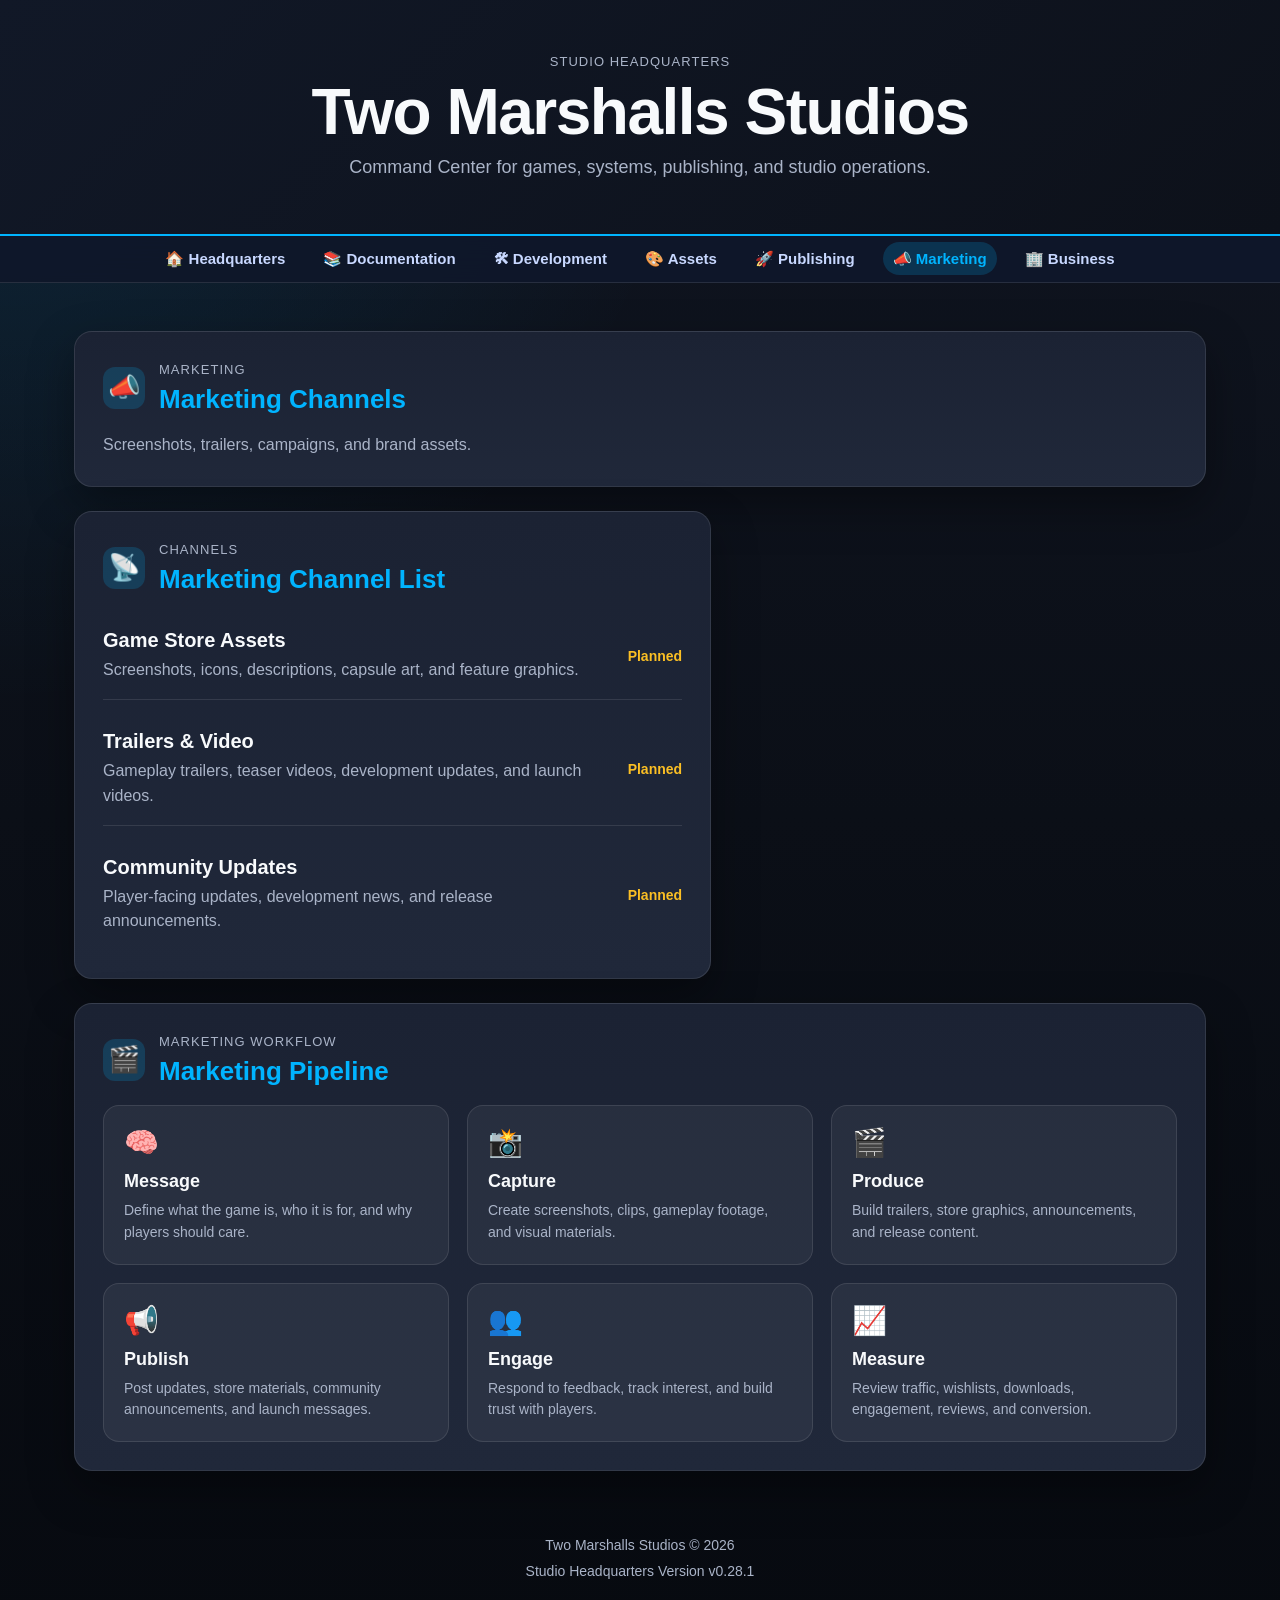
<file: pages/marketing.html>
<!DOCTYPE html>
<html lang="en">
<head>
  <meta charset="UTF-8">
  <meta name="viewport" content="width=device-width, initial-scale=1.0">
  <title>Marketing | Two Marshalls Studios</title>
  <link rel="stylesheet" href="../css/styles.css">
</head>
<body>
<header id="studio-header" data-page-title="Marketing" data-page-subtitle="Screenshots, trailers, campaigns, and brand assets."></header>

<nav id="studio-nav"></nav>

<main class="dashboard">
  <section class="dashboard-card full-width">
    <div class="card-header">
      <span class="card-icon">📣</span>
      <div>
        <p class="section-label">Marketing</p>
        <h2>Marketing Channels</h2>
      </div>
    </div>
    <p>Screenshots, trailers, campaigns, and brand assets.</p>
  </section>

  <section class="dashboard-card projects-card">
    <div class="card-header">
      <span class="card-icon">📡</span>
      <div>
        <p class="section-label">Channels</p>
        <h2>Marketing Channel List</h2>
      </div>
    </div>
    <div class="project-list" id="marketing-channel-list"></div>
  </section>

  <section class="dashboard-card full-width">
    <div class="card-header">
      <span class="card-icon">🎬</span>
      <div>
        <p class="section-label">Marketing Workflow</p>
        <h2>Marketing Pipeline</h2>
      </div>
    </div>
    <div class="area-grid" id="marketing-pipeline-list"></div>
  </section>
</main>

<footer id="studio-footer"></footer>

<script src="../js/studio-data/core.js"></script>
<script src="../js/studio-data/documentation.js"></script>
<script src="../js/studio-data/departments.js"></script>
<script src="../js/studio-data/database.js"></script>
<script src="../js/studio-data/records/projects.js"></script>
<script src="../js/studio-data/records/workSessions.js"></script>
<script src="../js/studio-data/records/milestones.js"></script>
<script src="../js/studio-data/records/designPrinciples.js"></script>
<script src="../js/studio-data/records/lessonsLearned.js"></script>
<script src="../js/studio-data/records/technicalDebt.js"></script>
<script src="../js/studio-data/records/research.js"></script>
<script src="../js/studio-data/records/knowledgePackages.js"></script>
<script src="../js/studio-data/records/studioChronicle.js"></script>
<script src="../js/studio-data/records/bugs.js"></script>
<script src="../js/studio-data/records/recommendations.js"></script>
<script src="../js/studio-data/records/releases.js"></script>
<script src="../js/studio-data/records/risks.js"></script>
<script src="../js/studio-data/records/meetingNotes.js"></script>
<script src="../js/studio-data/records/aiConversations.js"></script>
<script src="../js/studio-data/records/migrationPackages.js"></script>
<script src="../js/studio-data/records/decisions.js"></script>
<script src="../js/studio-data/records/standards.js"></script>
<script src="../js/studio-data/records/procedures.js"></script>
<script src="../js/studio-data/records/enhancements.js"></script>
<script src="../js/studio-data/records/status.js"></script>
<script src="../js/studio-data/records/notifications.js"></script>
<script src="../js/studio-data/records/studioCommands.js"></script>
<script src="../js/studio-data/records/systemConfig.js"></script>
<script src="../js/studio-data/records/progress.js"></script>
<script src="../js/studio-data/records/departments.js"></script>
<script src="../js/studio-data/records/assetCategories.js"></script>
<script src="../js/studio-data/records/assetGroups.js"></script>
<script src="../js/studio-data/records/publishingChannels.js"></script>
<script src="../js/studio-data/records/publishingPipeline.js"></script>
<script src="../js/studio-data/records/marketingChannels.js"></script>
<script src="../js/studio-data/records/marketingPipeline.js"></script>
<script src="../js/studio-data/loader.js"></script>
<script src="../js/studio-data/knowledge.js"></script>
<script src="../js/studio-data/migration.js"></script>
<script src="../js/session/session-context.js"></script>
<script src="../js/session/session-manager.js"></script>
<script src="../js/session/prepare-session.js"></script>
<script src="../js/session/close-session.js"></script>
<script src="../js/session/document-update-engine.js"></script>
<script src="../js/session/document-writer-framework.js"></script>
<script src="../js/session/document-writer-registry.js"></script>
<script src="../js/session/work-session-history-writer.js"></script>
<script src="../js/session/current-state-writer.js"></script>
<script src="../js/session/documentation-state-writer.js"></script>
<script src="../js/session/decision-log-writer.js"></script>
    <script src="../js/session/milestone-history-writer.js"></script>
    <script src="../js/session/permanent-transaction-manager.js"></script>
<script src="../js/layout.js"></script>
<script src="../js/search.js"></script>
<script src="../js/marketing.js"></script>
<script src="../js/app.js"></script>
</body>
</html>
</file>
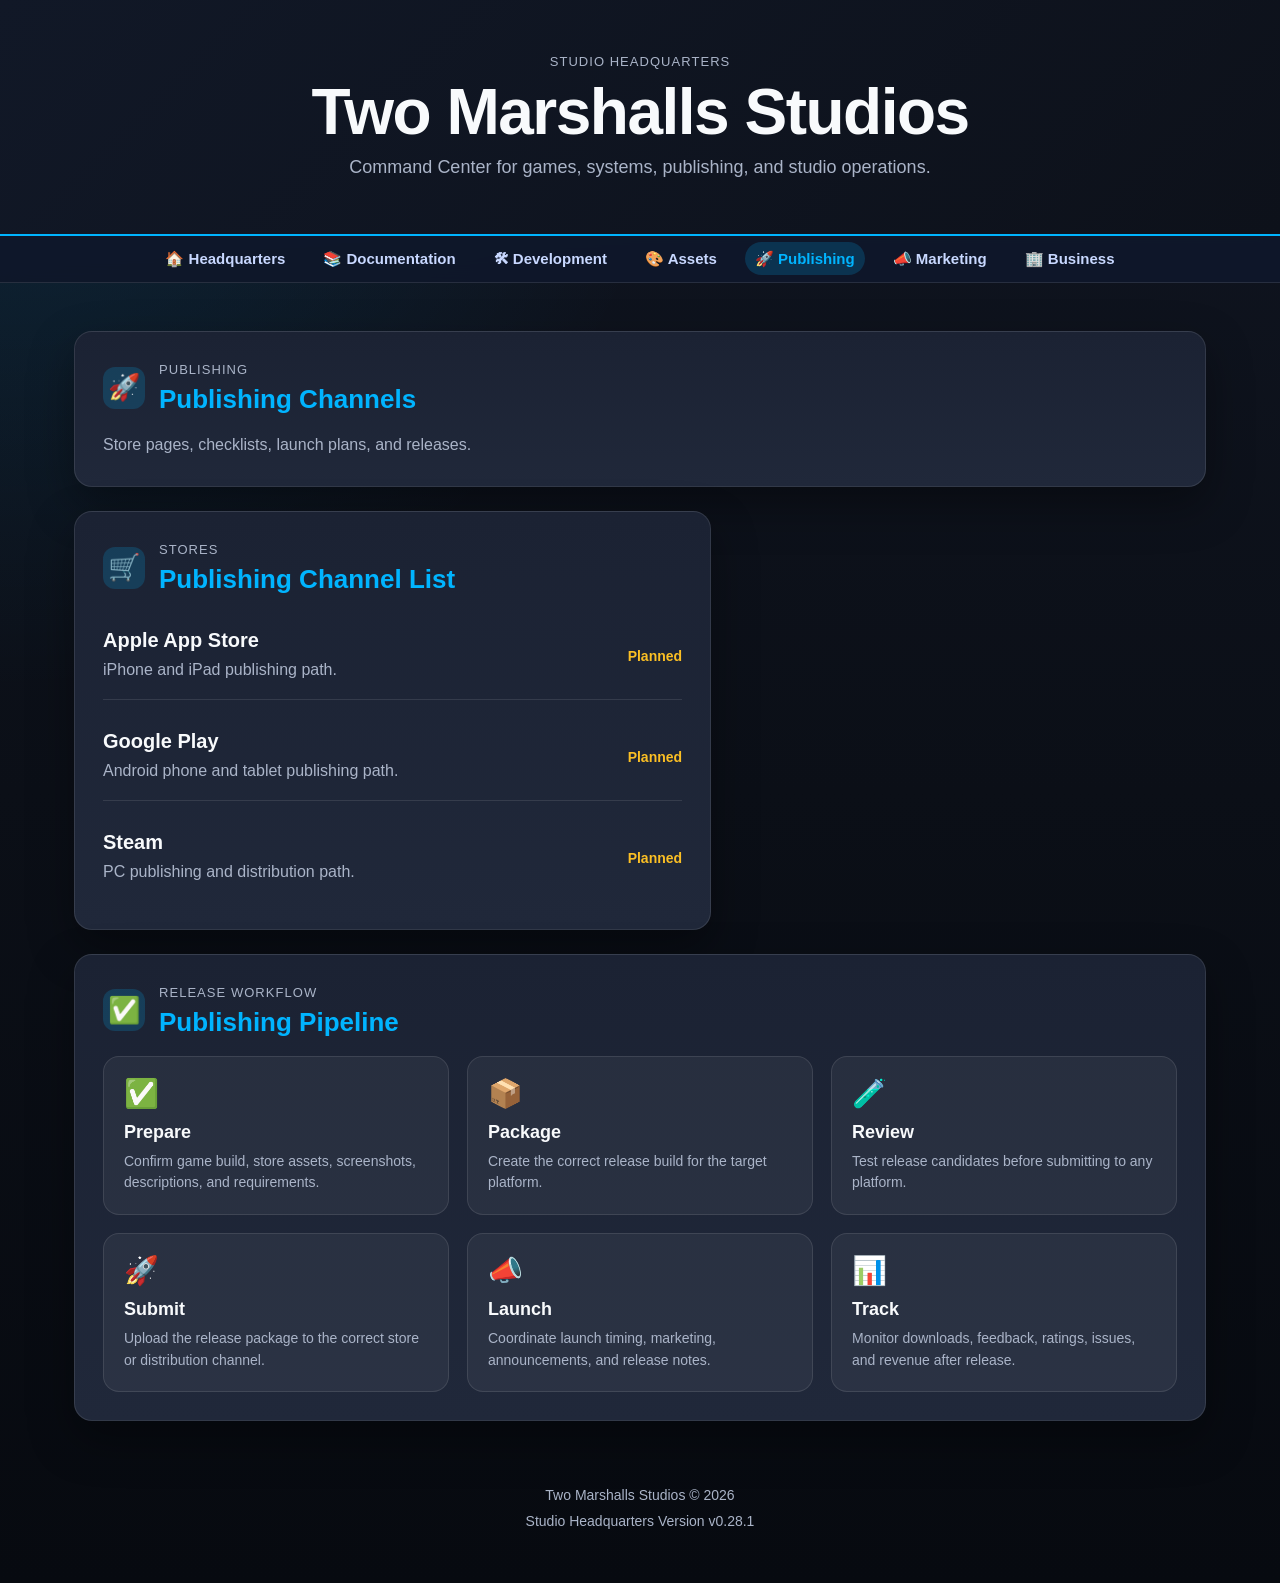
<file: pages/publishing.html>
<!DOCTYPE html>
<html lang="en">
<head>
  <meta charset="UTF-8">
  <meta name="viewport" content="width=device-width, initial-scale=1.0">
  <title>Publishing | Two Marshalls Studios</title>
  <link rel="stylesheet" href="../css/styles.css">
</head>
<body>
<header id="studio-header" data-page-title="Publishing" data-page-subtitle="Store pages, checklists, launch plans, and releases."></header>

<nav id="studio-nav"></nav>

<main class="dashboard">
  <section class="dashboard-card full-width">
    <div class="card-header">
      <span class="card-icon">🚀</span>
      <div>
        <p class="section-label">Publishing</p>
        <h2>Publishing Channels</h2>
      </div>
    </div>
    <p>Store pages, checklists, launch plans, and releases.</p>
  </section>

  <section class="dashboard-card projects-card">
    <div class="card-header">
      <span class="card-icon">🛒</span>
      <div>
        <p class="section-label">Stores</p>
        <h2>Publishing Channel List</h2>
      </div>
    </div>
    <div class="project-list" id="publishing-channel-list"></div>
  </section>

  <section class="dashboard-card full-width">
    <div class="card-header">
      <span class="card-icon">✅</span>
      <div>
        <p class="section-label">Release Workflow</p>
        <h2>Publishing Pipeline</h2>
      </div>
    </div>
    <div class="area-grid" id="publishing-pipeline-list"></div>
  </section>
</main>

<footer id="studio-footer"></footer>

<script src="../js/studio-data/core.js"></script>
<script src="../js/studio-data/documentation.js"></script>
<script src="../js/studio-data/departments.js"></script>
<script src="../js/studio-data/database.js"></script>
<script src="../js/studio-data/records/projects.js"></script>
<script src="../js/studio-data/records/workSessions.js"></script>
<script src="../js/studio-data/records/milestones.js"></script>
<script src="../js/studio-data/records/designPrinciples.js"></script>
<script src="../js/studio-data/records/lessonsLearned.js"></script>
<script src="../js/studio-data/records/technicalDebt.js"></script>
<script src="../js/studio-data/records/research.js"></script>
<script src="../js/studio-data/records/knowledgePackages.js"></script>
<script src="../js/studio-data/records/studioChronicle.js"></script>
<script src="../js/studio-data/records/bugs.js"></script>
<script src="../js/studio-data/records/recommendations.js"></script>
<script src="../js/studio-data/records/releases.js"></script>
<script src="../js/studio-data/records/risks.js"></script>
<script src="../js/studio-data/records/meetingNotes.js"></script>
<script src="../js/studio-data/records/aiConversations.js"></script>
<script src="../js/studio-data/records/migrationPackages.js"></script>
<script src="../js/studio-data/records/decisions.js"></script>
<script src="../js/studio-data/records/standards.js"></script>
<script src="../js/studio-data/records/procedures.js"></script>
<script src="../js/studio-data/records/enhancements.js"></script>
<script src="../js/studio-data/records/status.js"></script>
<script src="../js/studio-data/records/notifications.js"></script>
<script src="../js/studio-data/records/studioCommands.js"></script>
<script src="../js/studio-data/records/systemConfig.js"></script>
<script src="../js/studio-data/records/progress.js"></script>
<script src="../js/studio-data/records/departments.js"></script>
<script src="../js/studio-data/records/assetCategories.js"></script>
<script src="../js/studio-data/records/assetGroups.js"></script>
<script src="../js/studio-data/records/publishingChannels.js"></script>
<script src="../js/studio-data/records/publishingPipeline.js"></script>
<script src="../js/studio-data/records/marketingChannels.js"></script>
<script src="../js/studio-data/records/marketingPipeline.js"></script>
<script src="../js/studio-data/loader.js"></script>
<script src="../js/studio-data/knowledge.js"></script>
<script src="../js/studio-data/migration.js"></script>
<script src="../js/session/session-context.js"></script>
<script src="../js/session/session-manager.js"></script>
<script src="../js/session/prepare-session.js"></script>
<script src="../js/session/close-session.js"></script>
<script src="../js/session/document-update-engine.js"></script>
<script src="../js/session/document-writer-framework.js"></script>
<script src="../js/session/document-writer-registry.js"></script>
<script src="../js/session/work-session-history-writer.js"></script>
<script src="../js/session/current-state-writer.js"></script>
<script src="../js/session/documentation-state-writer.js"></script>
<script src="../js/session/decision-log-writer.js"></script>
    <script src="../js/session/milestone-history-writer.js"></script>
    <script src="../js/session/permanent-transaction-manager.js"></script>
<script src="../js/layout.js"></script>
<script src="../js/search.js"></script>
<script src="../js/publishing.js"></script>
<script src="../js/app.js"></script>
</body>
</html>
</file>
<file: css/styles.css>
:root {
    --bg-main: #0b0f17;
    --bg-header: #111827;
    --bg-card: #1b2233;
    --bg-card-soft: #20283a;
    --bg-card-highlight: #14364a;

    --text-main: #f8fafc;
    --text-muted: #aab4c8;

    --accent: #00b4ff;
    --accent-soft: rgba(0, 180, 255, 0.18);

    --success: #34d399;
    --warning: #fbbf24;

    --border: rgba(255, 255, 255, 0.10);
    --shadow: 0 18px 45px rgba(0, 0, 0, 0.35);

    --radius: 18px;
}

* {
    box-sizing: border-box;
}

body {
    margin: 0;
    font-family: Arial, Helvetica, sans-serif;
    background:
        radial-gradient(circle at top left, rgba(0, 180, 255, 0.13), transparent 34%),
        linear-gradient(180deg, #101521 0%, var(--bg-main) 50%, #070a10 100%);
    color: var(--text-main);
    min-height: 100vh;
}

/* HEADER */

.studio-header {
    background: linear-gradient(135deg, var(--bg-header), #0d111a);
    border-bottom: 2px solid var(--accent);
    padding: 52px 24px;
    text-align: center;
}

.header-content {
    max-width: 1100px;
    margin: 0 auto;
}

.eyebrow,
.section-label,
.detail-label {
    margin: 0;
    color: var(--text-muted);
    font-size: 13px;
    text-transform: uppercase;
    letter-spacing: 0.08em;
}

.studio-header h1 {
    margin: 8px 0 10px;
    font-size: clamp(38px, 5vw, 66px);
    line-height: 1;
    letter-spacing: -1.5px;
}

.header-subtitle {
    margin: 0;
    color: var(--text-muted);
    font-size: 18px;
}

/* GLOBAL NAVIGATION */

.global-nav {
    background: rgba(15, 23, 42, 0.96);
    border-bottom: 1px solid var(--border);
    position: sticky;
    top: 0;
    z-index: 500;
    backdrop-filter: blur(12px);
}

.global-nav ul {
    display: flex;
    justify-content: center;
    flex-wrap: wrap;
    gap: 18px;
    list-style: none;
    margin: 0;
    padding: 14px 20px;
}

.global-nav li {
    border-bottom: none;
    padding: 0;
    font-size: 15px;
}

.global-nav a {
    color: #c8d8ff;
    text-decoration: none;
    font-weight: 700;
    padding: 8px 10px;
    border-radius: 999px;
    transition: 0.2s ease;
}

.global-nav a:hover {
    color: var(--accent);
    background: var(--accent-soft);
}

.global-nav a.active {
    color: var(--accent);
    background: var(--accent-soft);
}

/* DASHBOARD */

.dashboard {
    max-width: 1180px;
    margin: 0 auto;
    padding: 48px 24px;
    display: grid;
    grid-template-columns: 1.15fr 0.85fr;
    gap: 24px;
}

.full-width {
    grid-column: 1 / -1;
}

/* CARDS */

.dashboard-card {
    background: linear-gradient(180deg, var(--bg-card), var(--bg-card-soft));
    border: 1px solid var(--border);
    border-radius: var(--radius);
    box-shadow: var(--shadow);
    padding: 28px;
}

.focus-card {
    background:
        linear-gradient(135deg, rgba(0, 180, 255, 0.24), rgba(29, 34, 48, 0.95)),
        var(--bg-card-highlight);
}

.card-header {
    display: flex;
    align-items: center;
    gap: 14px;
    margin-bottom: 18px;
}

.card-icon {
    font-size: 26px;
    width: 42px;
    height: 42px;
    display: grid;
    place-items: center;
    border-radius: 12px;
    background: var(--accent-soft);
}

h2 {
    margin: 4px 0 0;
    color: var(--accent);
    font-size: 26px;
}

h3 {
    margin: 0 0 6px;
    font-size: 20px;
}

p {
    margin: 0;
    color: var(--text-muted);
    line-height: 1.55;
}

.focus-text {
    font-size: 17px;
    margin-bottom: 24px;
}

/* TODAY'S FOCUS */

.focus-details {
    display: grid;
    grid-template-columns: repeat(3, 1fr);
    gap: 14px;
}

.focus-details > div {
    background: rgba(255, 255, 255, 0.06);
    border: 1px solid var(--border);
    border-radius: 14px;
    padding: 16px;
}

.focus-details strong {
    display: block;
    margin-top: 6px;
    font-size: 18px;
}

/* PROJECTS */

.project-list {
    display: grid;
    gap: 14px;
}

.project-item {
    display: flex;
    justify-content: space-between;
    gap: 16px;
    align-items: center;
    padding: 16px 0;
    border-bottom: 1px solid var(--border);
}

.project-item:last-child {
    border-bottom: none;
}

.project-status {
    white-space: nowrap;
    color: var(--success);
    font-weight: bold;
    font-size: 14px;
}

.project-status.planned {
    color: var(--warning);
}

/* STATUS */

.status-list {
    display: grid;
    gap: 14px;
}

.status-row {
    display: flex;
    justify-content: space-between;
    gap: 16px;
    padding: 14px 0;
    border-bottom: 1px solid var(--border);
}

.status-row:last-child {
    border-bottom: none;
}

.status-row strong {
    color: var(--success);
}

/* STUDIO AREAS */

.area-grid {
    display: grid;
    grid-template-columns: repeat(3, 1fr);
    gap: 18px;
}

.area-item {
    background: rgba(255, 255, 255, 0.05);
    border: 1px solid var(--border);
    border-radius: 16px;
    padding: 20px;
    min-height: 150px;
}

.area-item span {
    display: block;
    font-size: 28px;
    margin-bottom: 12px;
}

.area-item strong {
    display: block;
    margin-bottom: 8px;
    font-size: 18px;
}

.area-item p {
    font-size: 14px;
}

/* CLICKABLE AREA CARDS */

.area-link {
    display: block;
    color: var(--text-main);
    text-decoration: none;
    transition: transform 0.2s ease, border-color 0.2s ease, background 0.2s ease;
}

.area-link:hover {
    transform: translateY(-3px);
    border-color: rgba(0, 180, 255, 0.55);
    background: rgba(0, 180, 255, 0.08);
}

.area-link p {
    color: var(--text-muted);
}

/* LINKS */

.text-link {
    color: var(--accent);
    font-weight: 700;
    text-decoration: none;
}

.text-link:hover {
    text-decoration: underline;
}

/* SHARED SEARCH */

.search-results {
    display: grid;
    gap: 12px;
    margin-top: 14px;
}

.search-results[hidden] {
    display: none;
}

.search-result {
    display: grid;
    gap: 6px;
    width: 100%;
    padding: 14px 16px;
    color: var(--text-main);
    text-decoration: none;
    background: rgba(255, 255, 255, 0.055);
    border: 1px solid var(--border);
    border-radius: 14px;
    transition: transform 0.2s ease, border-color 0.2s ease, background 0.2s ease;
}

.search-result:hover {
    transform: translateY(-2px);
    border-color: rgba(0, 180, 255, 0.55);
    background: rgba(0, 180, 255, 0.10);
    text-decoration: none;
}

.search-result-title {
    display: block;
    color: var(--accent);
    font-size: 17px;
    line-height: 1.25;
}

.search-result-meta {
    display: block;
    color: var(--text-muted);
    font-size: 12px;
    font-weight: 700;
    letter-spacing: 0.08em;
    line-height: 1.3;
    text-transform: uppercase;
}

.search-result-description {
    display: block;
    color: var(--text-muted);
    font-size: 14px;
    line-height: 1.45;
}

.search-result-empty {
    color: var(--text-muted);
    cursor: default;
}

.search-result-empty:hover {
    transform: none;
    border-color: var(--border);
    background: rgba(255, 255, 255, 0.055);
}

/* FOOTER */

.studio-footer {
    text-align: center;
    color: var(--text-muted);
    padding: 12px 16px 46px;
    font-size: 14px;
}

.studio-footer p {
    margin: 4px 0;
}

/* RESPONSIVE */

@media (max-width: 900px) {
    .dashboard {
        grid-template-columns: 1fr;
    }

    .area-grid {
        grid-template-columns: 1fr;
    }

    .focus-details {
        grid-template-columns: 1fr;
    }

    .global-nav ul {
        gap: 8px;
    }

    .global-nav a {
        font-size: 14px;
    }
}
</file>
